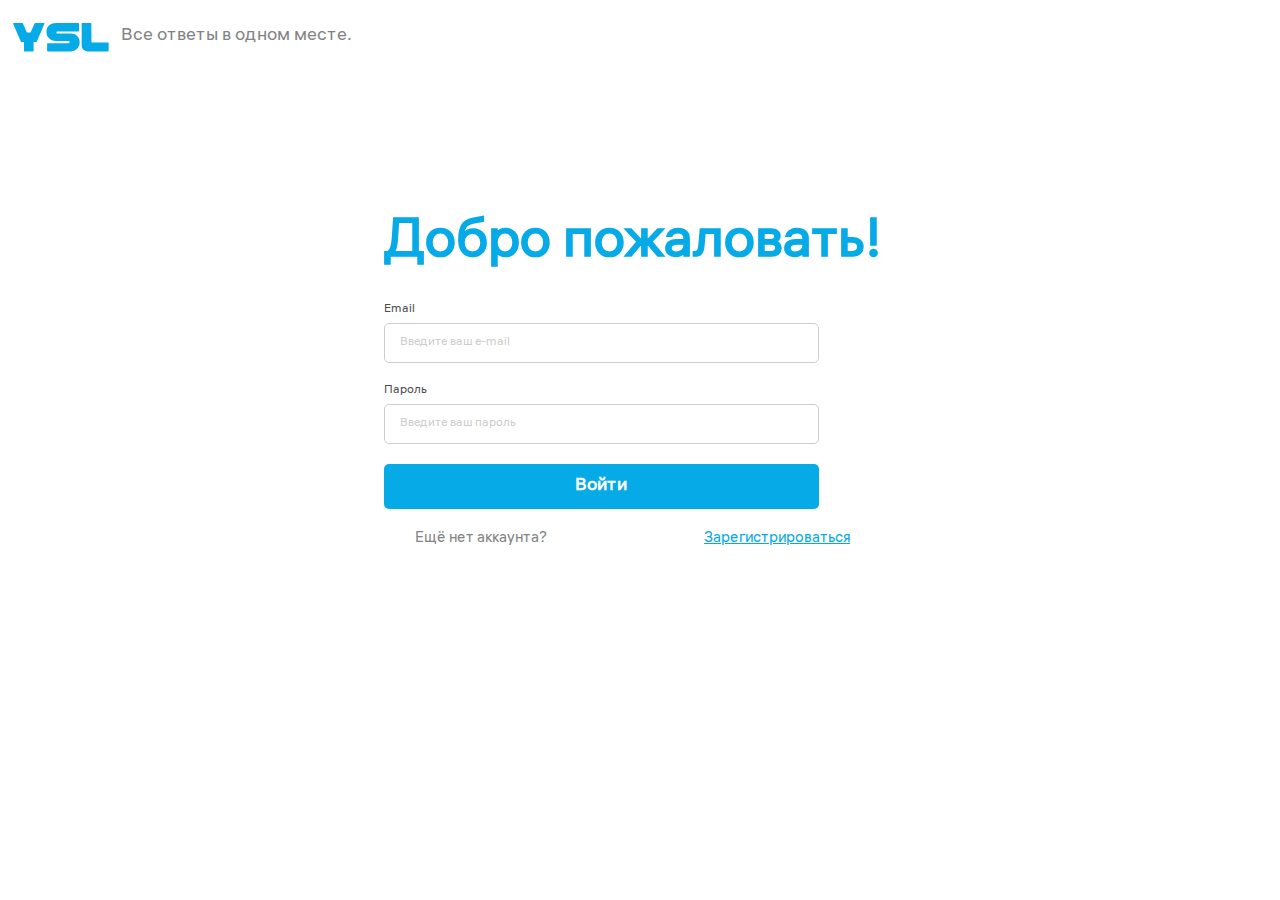
<file: frontend/index.html>
<!DOCTYPE html>
<html lang="en">
<head>
    <meta charset="UTF-8">
    <meta name="viewport" content="width=device-width, initial-scale=1.0">
    <title>Окно знаний | YSL</title>
    <link href="./styles.css" rel="stylesheet">
    <script src="./scripts.js" defer></script>
</head>
<body>
    
</body>
</html>
</file>
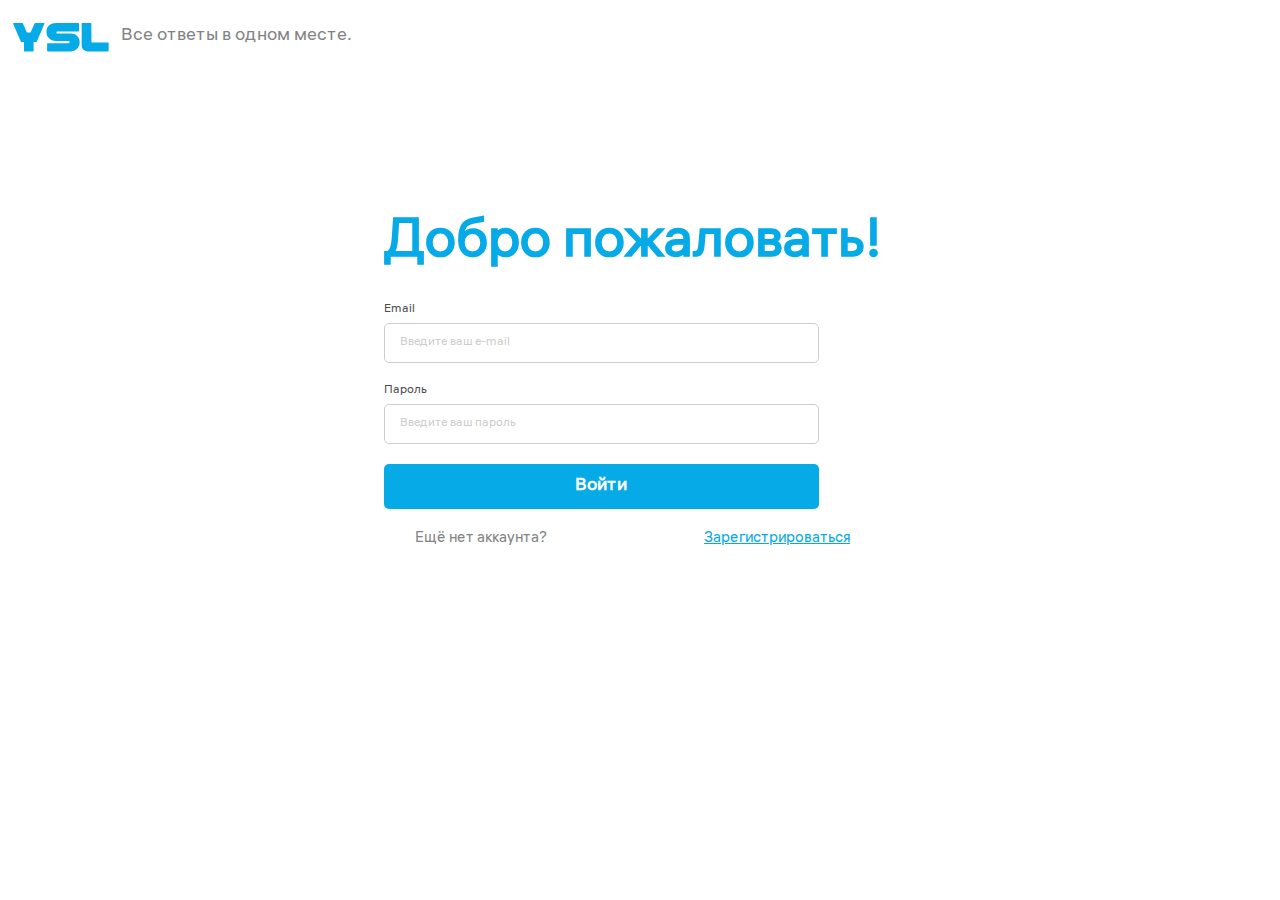
<file: frontend/chat.html>
<!DOCTYPE html>
<html lang="en">
<head>
    <meta charset="UTF-8">
    <meta name="viewport" content="width=device-width, initial-scale=1.0">
    <title>Ассистент | YSL</title>
    <link href="./styles.css" rel="stylesheet">
    <link rel="shortcut icon" href="./icons/YSL.svg" type="image/x-icon">
    <script src="./scripts.js" defer></script>
</head>
<body>
    <div class="bubble">
        <div class="window-view" id="window-view">
            <div class="header-window" id="header-window">
                Название ассистента
            </div>
            <div class="dialog" id="dialog">
                <!-- Здесь будут добавляться сообщения -->
            </div>
            <form action="/submit-message" method="post" class="window-ask" id="window-ask">
                <input type="text" name="message" id="message" placeholder="Написать запрос" class="input-message">
                <button id="applyMessage" class="base-submit"></button>
            </form>
        </div>
    </div>
</body>
</html>
</file>
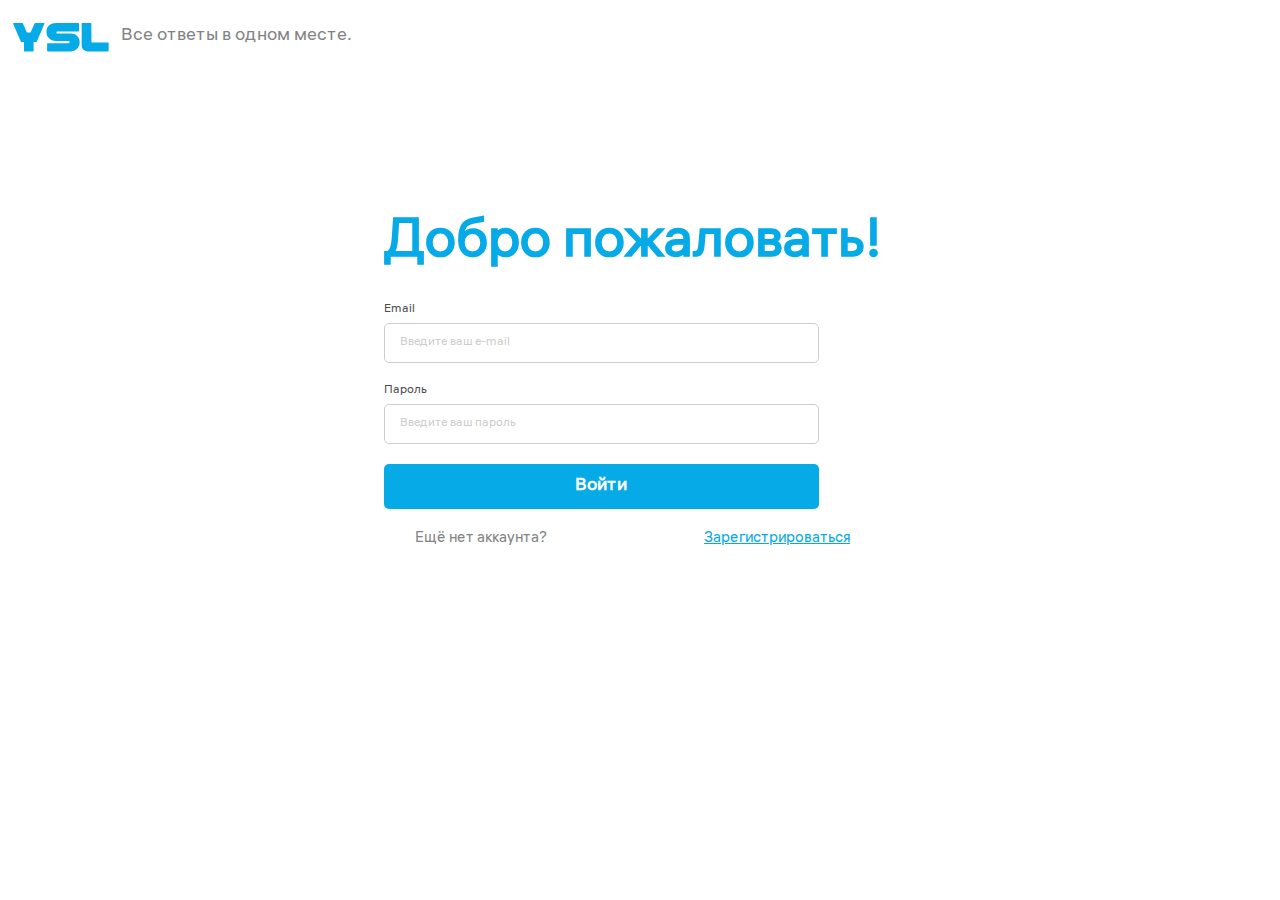
<file: frontend/login.html>
<!DOCTYPE html>
<html lang="en">
<head>
    <meta charset="UTF-8">
    <meta name="viewport" content="width=device-width, initial-scale=1.0">
    <title>Окно знаний | Авторизация</title>
    <link href="./styles.css" rel="stylesheet">
    <link rel="shortcut icon" href="./icons/YSL.svg" type="image/x-icon">
    <script src="./token.js" defer></script>
    <script src="./scripts-login.js" defer></script>
</head>
<body>
    <header class="header">
        <img src="./icons/YSL-logo.svg" alt="" class="header-logo">
        <p class="header-slogan">Все ответы в одном месте.</p>
    </header>
    <main class="main-login">
        <div class="modal">
            <h1 class="welcome">Добро пожаловать!</h1>
            <form action="" class="form-login" method="post" id="loginForm">
                <p class="form-paragraph">Email</p>
                <input type="email" id="email" placeholder="Введите ваш e-mail" class="form-styles" required>
                <p class="form-paragraph">Пароль</p>
                <input type="password" id="password" placeholder="Введите ваш пароль" class="form-styles" required>
                <button type="submit" class="button-login">Войти</button>
                <div id="errorMessage" class="error"></div>
            </form>
        </div>
        <div class="without-account">
            <div class="question">Ещё нет аккаунта?</div>
            <a href="./registration.html" class="go-registration">Зарегистрироваться</a>
        </div>
        <div id="errorMessage" class="error"></div>
    </main>
</body>
</html>
</file>
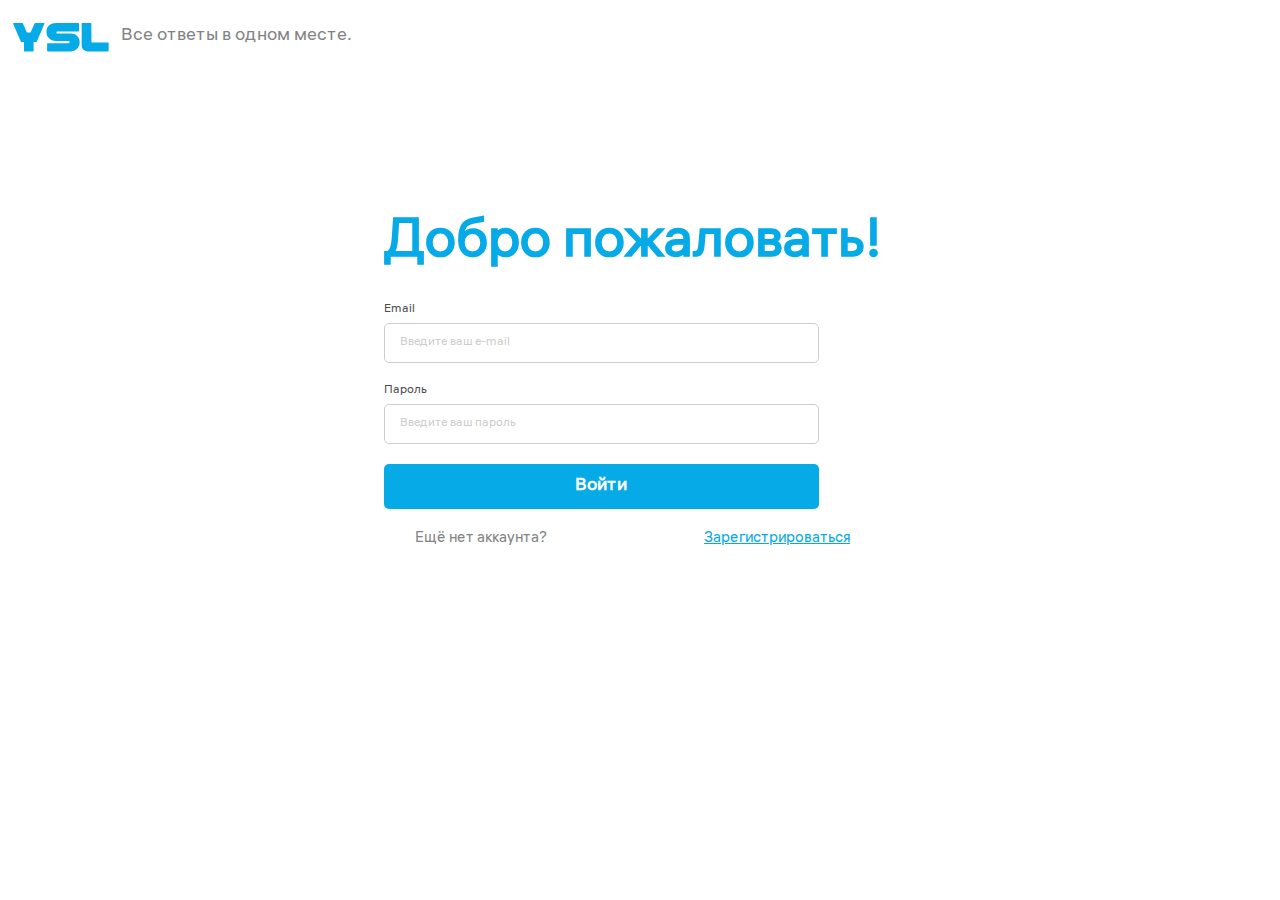
<file: frontend/main.html>
<!DOCTYPE html>
<html lang="en">
<head>
    <meta charset="UTF-8">
    <meta name="viewport" content="width=device-width, initial-scale=1.0">
    <title>Окно знаний | YSL</title>
    <link href="./styles.css" rel="stylesheet">
    <link rel="shortcut icon" href="./icons/YSL.svg" type="image/x-icon">
    <script src="./scripts.js" defer></script>
</head>
<body>
    <header class="header-major">
        <div class="left-elements">
            <img src="./icons/YSL-logo.svg" alt="" class="header-logo">
            <p class="header-slogan">Все ответы в одном месте.</p>
        </div>
        <div class="right-elements">
            <!-- Здесь будет отображаться email пользователя -->
            <p class="user-login" id="userLogin">user_name</p>
            <a href="./login.html" class="go-away" id="logoutBtn">Выход</a>
        </div>
    </header>
    <main class="major-page">
        <section class="settings">
            <h2 class="major-title">Настройки ассистента</h2>
            <section class="base-of-knowledge">
                <h3 class="base-knowledge">БАЗА ЗНАНИЙ</h3>
                <p class="base-description">Добавьте свою базу знаний в 
                    удобном формате. Поддержка баз знаний разных типов: 
                    текстовые документы (pdf, docx, txt), 
                    URL, Notion, Confluence.</p>
                <div class="knowledge-base-form">
                    <!-- Форма для URL -->
                    <form action="/submit-url" method="post" class="base-form" id="urlForm">
                        <div class="input-group input-url">
                            <label for="url"></label>
                            <input type="url" id="url" name="url" placeholder="URL" class="base-placeholder placeholder-url input-custom" multiple>
                        </div>
                        <button type="submit" class="base-submit"></button>
                    </form>

                    <!-- Форма для документа -->
                    <form action="/submit-document" method="post" enctype="multipart/form-data" class="base-form" id="documentForm">
                        <div class="input-group input-document">
                            <label for="document" class="custom-file-upload">
                                <span class="upload-icon"></span>
                                Добавить файл
                            </label>
                            <input type="file" id="document" name="document" accept=".pdf,.docx,.txt" class="input-custom" style="display: none;" multiple>
                        </div>
                        <button type="submit" class="base-submit"></button>
                    </form>

                    <!-- Форма для Notion -->
                    <form action="/submit-notion" method="post" class="base-form" id="notionForm">
                        <div class="input-group input-notion">
                            <label for="notion"></label>
                            <input type="url" id="notion" name="notion" placeholder="Notion" class="base-placeholder placeholder-notion input-custom" multiple>
                        </div>
                        <button type="submit" class="base-submit"></button>
                    </form>

                    <!-- Форма для Confluence -->
                    <form action="/submit-confluence" method="post" class="base-form" id="confluenceForm">
                        <div class="input-group input-confluence">
                            <label for="confluence"></label>
                            <input type="url" id="confluence" name="confluence" placeholder="Confluence" class="base-placeholder placeholder-confluence input-custom" multiple>
                        </div>
                        <button type="submit" class="base-submit"></button>
                    </form>

                </div>
            </section>
            <section class="custom">
                <h3 class="base-knowledge">КАСТОМИЗАЦИЯ</h3>
                <p class="base-description">Настройте приложение под ваши задачи: 
                    изменяйте стили, цвета и элементы интерфейса.</p>
                <div class="name-custom">
                    <p class="custom-title">Название</p>
                    <form action="/submit-name" method="post" class="custom-form form-flex" id="customName">
                        <div class="input-group">
                            <label for="name"></label>
                            <input type="text" id="name" name="name" placeholder="Название ассистента" class="input-custom">
                        </div>
                        <button type="submit" class="base-submit"></button>
                    </form>
                </div>
                <div class="llms">
                    <p class="custom-title">Выбор LLM</p>
                    <form class="form-llm">
                        <label for="llm-select"></label>
                        <select name="llm-select" id="llm-select" class="llm-select">
                          <option value="3.2-1B">LLaMA 3.2-1B-instruct (менее ресурсоемкая)</option>
                          <option value="3.2-3B">LLaMA 3.2-3B-instruct (точнее, но требует больше ресурсов)</option>
                        </select>
                    </form>
                </div>
                <div class="embs">
                    <p class="custom-title">Выбор embadding models</p>
                    <form class="form-emb">
                        <label for="emb-select"></label>
                        <select name="emb-select" id="emb-select" class="emb-select">
                          <option value="MiniLM">sentence-transformers/all-MiniLM-L6-v2 (быстрая и легкая)</option>
                          <option value="multilingual">intfloat/multilingual-e5-large (более точная, но медленная)</option>
                        </select>
                    </form>
                </div>
                <div class="chunk_size">
                    <p class="custom-title">Выбор chunk_size</p>
                    <form class="form-chnk">
                        <label for="chnk-select"></label>
                        <input type="number" name="chnk-select" id="chnk-select" value="512" required>
                    </form>
                </div>
                <div class="logo-custom">
                    <p class="custom-title">Логотип</p>
                    <div class="logo-form">
                        <div class="logo-image">
                            <img src="./icons/example-logo.svg" alt="" class="img-example">
                        </div>
                       <form action="/submit-logo" method="post" id="customLogo">
                            <div class="input-group custom-logo">
                                <label for="logo" class="custom-file-upload">Добавить файл</label>
                                <input type="file" id="logo" name="logo" placeholder="Логотип">
                            </div>
                            <button type="submit" class="base-submit"></button>

                       </form>
                    </div>
                </div>
                <div class="font-custom">
                    <p class="custom-title">Шрифт</p>
                    <div class="font-form">
                        <form action="/submit-font" method="post" id="customFont" class="form-flex">
                            <div class="input-group custom-font">
                                <label for="font" class="custom-file-upload">Добавить файл</label>
                                <input type="file" id="font" name="font" placeholder="Логотип" accept=".ttf,.otf,.woff,.woff2">
                            </div>
                            <button type="submit" class="base-submit"></button>
                        </form>
                    </div>
                </div>
                <div class="color-custom">
                    <div class="background-pick">
                        <p class="custom-title">Фон</p>
                        <form action="/submit-background-color" class="color-custom-form" id="customBackground">
                            <label for="backgroundColor"></label>
                            <input type="color" id="backgroundColor" name="backgroundColor" value="#1C1F4A"  class="color-custom-input">
                            <button id="applyBackgroundColor" class="base-submit"></button>
                        </form>
                    </div>
                    <div class="text-pick">
                        <p class="custom-title">Текст</p>
                        <form action="/submit-text-color" class="color-custom-form" id="customText">
                            <label for="textColor"></label>
                            <input type="color" id="textColor" name="textColor" value="#FFFFFF"  class="color-custom-input">
                            <button id="applyTextColor" class="base-submit"></button>
                        </form>
                    </div>
                    <div class="assistent-pick">
                        <p class="custom-title">Ассистент</p>
                        <form action="/submit-assistent-color" class="color-custom-form" id="customAssistent">
                            <label for="assistentColor"></label>
                            <input type="color" id="assistentColor" name="assistentColor" value="#0072C9"  class="color-custom-input">
                            <button id="applyAssistentColor" class="base-submit"></button>
                        </form>
                        
                        
                    </div>
                    <div class="user-pick">
                        <p class="custom-title">Пользователь</p>
                        <form action="/submit-user-color" class="color-custom-form" id="customUser">
                            <label for="userColor"></label>
                            <input type="color" id="userColor" name="userColor" value="#05AAE6"  class="color-custom-input">
                            <button id="applyUserColor" class="base-submit"></button>
                        </form>
                    </div>
                </div>
            </section>
            
        </section>
        <section class="viewport">
            <h2 class="major-title">Просмотр решения</h2>
            <div class="major-view-buttons">
                <button id="createAssistantBtn" class="major-save">Создать</button>
                <button id="exportBtn"class="major-export">Экспорт</button>
            </div>
            <div id="window-view" class="window-view">
                <div id="header-window" class="header-window">Название ассистента</div>
                <div id="dialog" class="dialog"></div>
                <div class="window-ask" id="window-ask">
                    <input type="text" class="input-message" id="message" placeholder="Введите сообщение...">
                    <button id="send-btn"></button>
                </div>
            </div>
        </section>
</body>
</html>
</file>
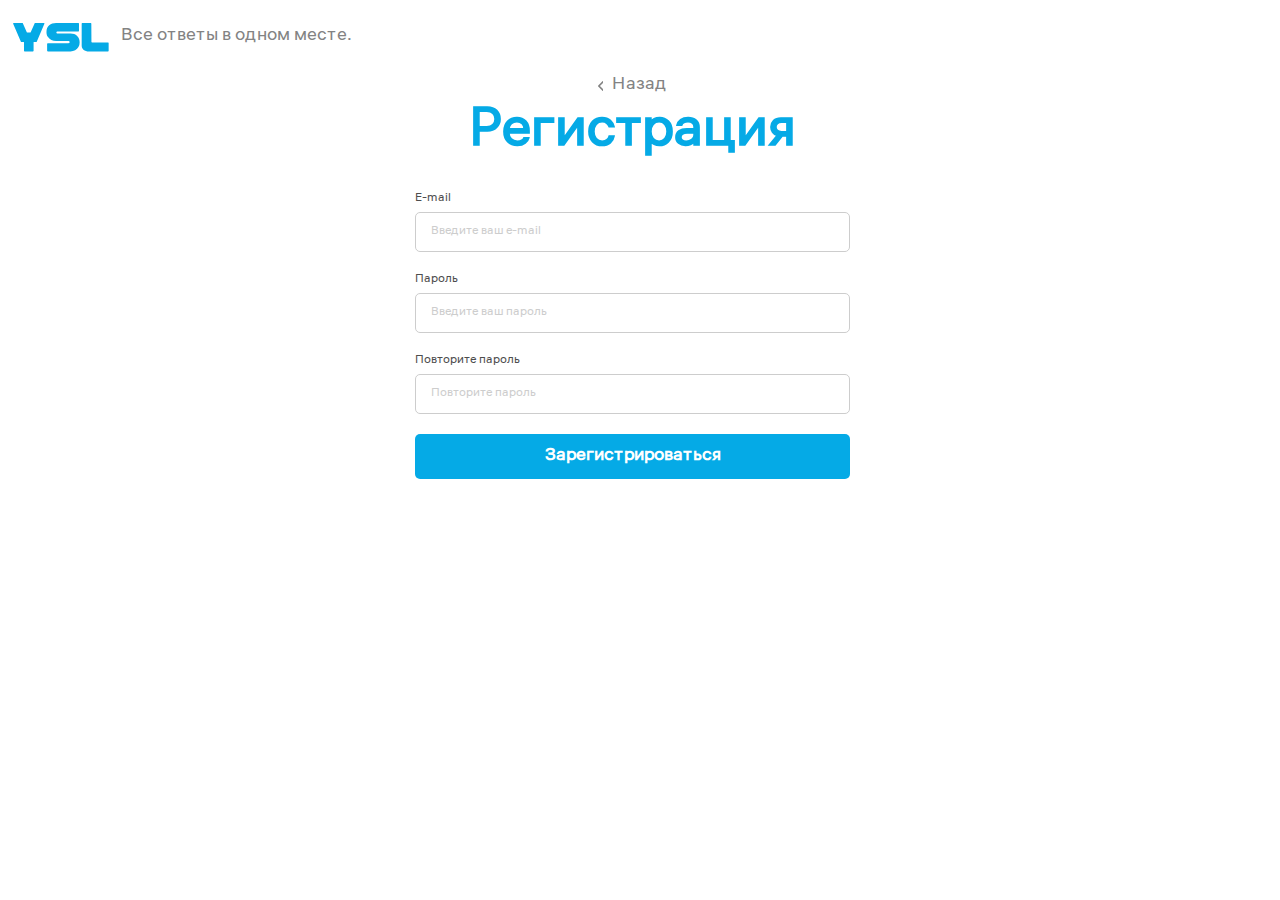
<file: frontend/registration.html>
<!DOCTYPE html>
<html lang="en">
<head>
    <meta charset="UTF-8">
    <meta name="viewport" content="width=device-width, initial-scale=1.0">
    <title>Окно знаний | Регистрация</title>
    <link href="./styles.css" rel="stylesheet">
    <link rel="shortcut icon" href="./icons/YSL.svg" type="image/x-icon">
    <script src="./token.js"></script>
    <script src="./scripts-registration.js" defer></script>
</head>
<body>
    <header class="header">
        <img src="./icons/YSL-logo.svg" alt="" class="header-logo">
        <p class="header-slogan">Все ответы в одном месте.</p>
    </header>
    <main class="main-registration">
        <a href="./login.html" class="back-login">Назад</a>
        <h1 class="registration">Регистрация</h1>
        <form action="" class="form-registration" method="post" id="registrationForm">
            <p class="form-paragraph">E-mail</p>
            <input type="email" id="email" placeholder="Введите ваш e-mail" class="form-styles" required>
            <p class="form-paragraph">Пароль</p>
            <input type="password" id="password" placeholder="Введите ваш пароль" class="form-styles" required>
            <p class="form-paragraph">Повторите пароль</p>
            <input type="password" id="confirmPassword" placeholder="Повторите пароль" class="form-styles" required>
            <button type="submit" class="button-login">Зарегистрироваться</button>
            <div id="errorMessage" class="error"></div>
        </form>
    </main>
</body>
</html>
</file>
<file: frontend/styles.css>
@font-face{
  font-family: 'ALSHauss';
  src: url(./fonts/ALSHauss-Regular.ttf);
  font-style: normal;
  font-display: swap;
 }


 *,
 ::before,
 ::after {
   box-sizing: border-box;
 }
 
 :where(ul, ol):where([class]) {
   padding-left: 0;
 }
 
 body,
 :where(blockquote, figure):where([class]) {
   margin: 0;
 }
 
 :where(
   h1,
   h2,
   h3,
   h4,
   h5,
   h6,
   p,
   ul,
   ol,
   dl
 ):where([class]) {
   margin-block: 0;
 }
 
 :where(dd[class]) {
   margin-left: 0;
 }
 
 :where(fieldset[class]) {
   margin-left: 0;
   padding: 0;
   border: none;
 }
 
 :where(ul[class]) {
   list-style: none;
 }
 
 :where(address[class]) {
   font-style: normal;
 }
 
  p {
   --paragraphMarginBottom: 24px;
 
   margin-block: 0;
 }
 
 p:where(:not([class]):not(:last-child)) {
   margin-bottom: var(--paragraphMarginBottom);
 }
 
 img,
 video {
   display: block;
   max-width: 100%;
   height: auto;
 }
 
 input,
 textarea,
 select,
 button {
   font: inherit;
 }
 
 html {
   height: 100%;
   scrollbar-gutter: stable;
 }
 
 html,
 :has(:target) {
   scroll-behavior: smooth;
 }
 
 body {
   min-height: 100%;
   line-height: 1.5;
 }
 
 a:where([class]) {
   display: inline-flex;
 }
 
 
 button,
 label {
   cursor: pointer;
 }
 
 [fill] { fill: currentColor }
 [stroke] { stroke: currentColor }
 
 svg * {
   transition-property: fill, stroke;
 }
 
 :where(table) {
   border-collapse: collapse;
   border-color: currentColor;
 }
 
 @media (prefers-reduced-motion: reduce) {
   *,
   ::before,
   ::after {
     animation-duration: 0.01ms !important;
     animation-iteration-count: 1 !important;
     transition-duration: 0.01ms !important;
     scroll-behavior: auto !important;
   }
 }
a{
  text-decoration: none;
}
input{
  border: none;
  background-color:#FFFFFF;
}


 :root{

  /*colors*/

  --color-grey-middle: #838383;
  --color-grey-light: #CDCDCD;
  --color-grey-text: #4D4D4D;
  --color-white: #FFFFFF;
  --color-main: #05AAE6;
  --color-background-grey: #F7F7F7;
  --color-border: #BEBEBE;
  --color-border-light: #D7D7D7;

  --font-family-als: 'ALSHauss', Roboto-Regular;
  --transition-duration: 0.3s;
 }

 body{
  font-family: var(--font-family-als);
 }

 .header{
  display: flex;
  gap: 12px;
  align-items: center;
  height: 74px;
 }

 .header-logo{
  width: 109px;
  height: 54px;
  padding-left: 1vw;
 }

 .header-slogan{
  font-weight: 500;
  font-size: 18px;
  line-height: 22px;
  color: var(--color-grey-middle);
 }

 /*login*/
 
.main-login{
  height: 100%;
  display: flex;
  flex-direction: column;
  justify-content: center;
  align-items: center;
}

.modal{
  padding-top: 15vh;
  text-align: center; 
}

.welcome{
  font-weight: 700;
  font-size: 55px;
  line-height: 73px;
  color: var(--color-main);
  margin-bottom: 20px;
}

.form-paragraph{
  color: var(--color-grey-text);
  font-weight: 500;
  font-size: 12px;
  text-align: left; /* Выравнивание по левой границе */
  line-height: 16px;
  margin-bottom: 5px;

}

.form-styles{
  font-size: 12px;
  line-height: 16px;
  color: var(--color-grey-light);
  border: 1px solid var(--color-grey-light);
  border-radius: 5px;
  width: 34vw;
  height: 40px;
  padding-left: 15px;
  display: block; /* Каждый элемент на новой строке */
  text-align: left; /* Выравнивание по левой границе */
  margin-bottom: 20px;
}

.button-login{
  width: 34vw;
  height: 45px;
  background-color: var(--color-main);
  color:var(--color-white);
  border: none;
  border-radius: 5px;
  font-weight: 700;
  font-size: 18px;
  line-height: 24px;
  color: var(--color-white);
  display: block; /* Каждый элемент на новой строке */
  text-align: center; /* Выравнивание по центру */
  margin-top: 20px; /
}

.without-account{
  font-size: 15px;
  line-height: 20px;
  display: flex;
  justify-content: space-between;
  width: 34vw;
  margin-top: 20px;
}

.question{
  color:var(--color-grey-middle);
  font-weight: 400;
}

.go-registration{
  font-weight: 500;
  text-decoration: underline;
  color: var(--color-main);
}

/*registration*/

.main-registration{
  height: 100%;
  display: flex;
  flex-direction: column;
  justify-content: center;
  align-items: center;

}

.registration{
  font-weight: 700;
  font-size: 55px;
  line-height: 73px;
  color: var(--color-main);
  margin-bottom: 20px;
}

.back-login {
  font-weight: 400;
  font-size: 18px;
  line-height: 24px;
  color: var(--color-grey-middle);
  display: inline-flex; /* Используем flexbox для выравнивания */
  align-items: center; /* Выравниваем элементы по вертикали */
}

.back-login::before {
  content: "";
  width: 5px;
  height: 10px;
  margin-right: 9px;
  background-image: url(./icons/arrow.svg);
  background-size: cover;
  display: inline-block; /* Делаем псевдоэлемент блочным */
  vertical-align: middle; /* Выравниваем по вертикали */
}


.major-page{
  display: flex;  /* Используем flexbox для выравнивания секций */
  height: 100vh;  /* Задаем общий размер для контейнера */
}

.settings {
  padding: 1.5vw;
  padding-top: 6vw;
  width: 60vw;
  position: relative;
  background-color: var(--color-background-grey);
  border-right: 1px solid var(--color-border);
  min-height: 100vh;
  overflow-y: auto;
}

.base-of-knowledge {
  width: 100%;
}

.custom {
  width: 100%;
}

.major-title{
  color: var(--color-grey-text);
  font-weight: 700;
  font-size: 30px;
  line-height: 40px;
  /* padding: 40px 0 0 30px; */
}

.base-knowledge{
  font-weight: 700;
  font-size: 20px;
  line-height: 27px;
  margin-top: 1vw;
  color: var(--color-main);
}

.base-description{
  font-weight: 400;
  font-size: 17px;
  line-height: 23px;
  /* padding-left: 30px; */
  /* padding-right: 30px; */
  margin-top: 1vw;
  color: var(--color-grey-text);
}

.knowledge-base-form{
  /* padding-left: 30px; */
  margin-top: 1vw;
  display: flex;
  flex-direction: column;
  align-items: flex-start;
  width: 34vw;
  gap: 1vw;
}
.base-form{
  display: flex;
  gap: 15px;
}

.input-group{
  width: 32vw;
  height: 40px;
  border: 1px solid var(--color-border-light);
  border-radius: 5px;
  background-color: var(--color-white);
  padding-top: 5px;
  padding-left: 15px;
}

input::placeholder{
  color: var(--color-grey-light);
  font-size: 12px;
  line-height: 16px;
}

.base-submit{
  background-image: url(./icons/submit.svg);
  width: 15px;
  height: 15px;
  border: none;
  background-color: transparent;
  margin-top: 13px;
  background-repeat: no-repeat;
}

.name-custom{
  margin-top: 1vw;
}

.description-custom{
  margin-top: 1vw;
}

.custom-title{
  font-weight: 500;
  font-size: 12px;
  line-height: 16px;
  color: var(--color-grey-middle);
  margin-bottom: 4px;
}


textarea{
  border: 1px solid var(--color-border-light);
  padding-top: 14px;
  padding-left: 15px;
  resize: vertical;
  width: 33vw;
  border-radius: 5px;
}

textarea::placeholder{
  font-size: 12px;
  line-height: 16px;
  color: var(--color-grey-light);
}

.submit-button {
    width: 100%;
    height: 45px;
    background-color: var(--color-main);
    color: var(--color-white);
    border: none;
    border-radius: 5px;
    font-weight: 700;
    font-size: 18px;
    line-height: 24px;
    color: var(--color-white);
    margin-top: 20px; 
}


.major-view-buttons{
  display: flex;
  justify-content: space-between;
  /* padding-left: 30px; */
  /* padding-right: 30px; */
  margin-top: 1vw;
}

.major-save{
  background-color: var(--color-main);
  border: none;
  border-radius: 5px;
  width: 11vw;
  height: 40px;
  color:var(--color-white);
  font-weight: 700;
  font-size: 18px;
  line-height: 24px;
  display: inline-flex;
  align-items: center; 
  padding-left: 15px;
  box-shadow: 0px 2px 2px 0px rgba(0, 0, 0, 0.25)
}

.major-save::before{
  content: "";
  width: 20px;
  height: 20px;
  margin-right: 12px;
  background-image: url(./icons/save.svg);
  background-size: cover;
  display: inline-block; 
  vertical-align: middle; 
}

.major-export{
  background-color: var(--color-white);
  border: none;
  border-radius: 5px;
  width: 11vw;
  height: 40px;
  color:var(--color-grey-text);
  font-weight: 700;
  font-size: 18px;
  line-height: 24px;
  align-items: center; 
  text-align: center;
  box-shadow: 0px 2px 2px 0px rgba(0, 0, 0, 0.25)
}

.major-export::before{
  content: "";
  width: 28px;
  height: 18px;
  margin-right: 5px;
  background-image: url(./icons/export.svg);
  background-size: cover;
  display: inline-block; 
  vertical-align: middle; 
}

.header-major{
  display: flex;
  justify-content: space-between;
  position: fixed;
  z-index: 100;
  background-color: var(--color-white);
  border-bottom: 1px solid var(--color-border);
  width: 100%;
  /* height: 4vw; */
  height: auto;
}

.left-elements {
  display: flex;
  gap: 12px;
  align-items: center;
  height: 74px;
}

.right-elements{
  display: flex;
  gap: 62px;
  align-items: center;
  height: 74px;
  font-weight: 400;
  font-size: 18px;
  line-height: 24px;
  color:var(--color-grey-middle);
  padding-right: 30px;
}

.go-away{
  color: var(--color-grey-middle);
  display: inline-flex;
  align-items: center;
}

.go-away::after{
  content: "";
  width: 5px;
  height: 10px;
  margin-left: 10px;
  background-image: url(./icons/arrow-other.svg);
  background-size: cover;
  display: inline-block; 
  vertical-align: middle; 

}

.logo-custom{
  margin-top: 1vw;
}


.logo-form{
  display: flex;
  gap: 22px;
  margin-top: 5px;
}

.img-example{
  width: 60px;
  height: 60px;
  border-radius: 50%;
}

.custom-logo{
  width: 27.5vw;
  height: 40px;
}

.font-custom{
  margin-top: 1vw;
}

textarea{
  width: 34vw;
  max-height: 8vw;
  min-height: 3vw;
  background-color: var(--color-white);
}

.input-custom{
  width: 30vw;
}

.color-custom{
  display: grid;
  grid-template-columns: repeat(2, 15vw);
  grid-template-rows: repeat(2, 61px);
  gap: 32px;
  padding-left: 7vw;
  margin-top: 20px;
}

.color-custom-input{
  width: 40px;
  height: 40px;
  border: 1px solid var(--color-border-light);
  border-radius: 5px;
}

/* viewport */
.viewport {
  padding: 1.5vw;
  padding-top: 6vw;
  width: 100%;
  position: relative;
  height: 100vh; /* Фиксируем высоту секции */
  overflow: hidden; /* Блокируем прокрутку */
}


/* dialog-header */

.window-view{
  width: 100%;
  height: 60vh;
  background-color: #1C1F4A;
  /* margin-left: 20px; */
  margin-top: 2vw;
  border-radius: 20px;
  position: relative;
  border: 1px solid var(--color-border-light);
  overflow: hidden;
}

.header-window {
  padding: 1vw 2vw;
  font-weight: 700;
  font-size: 18px;
  line-height: 24px;
  color: var(--color-white);
  width: 100%;
  background-color: var(--color-main);
  height: auto;
  border-radius: 20px 20px 0 0;
}

/* input */

.window-ask{
  padding: 1vw 2vw;
  width: 100%;
  height: auto;
  background-color: var(--color-white) !important;
  position: absolute;
  bottom: 0;
  left: 0;
  right: 0;
  display: flex;
}

.input-message{
  width: 100%;
  background-color: var(--color-white) !important;
}

.input-message::placeholder{
  font-size: 18px;
}

input:focus{
  outline: none;
}

.color-custom-form{
  display: flex;
  gap: 10px;
}

.form-flex{
  display: flex;
  gap: 10px;
}

/* dialog */

#dialog {
  width: 58vw;
  height: 50vh;
  display: flex;
  flex-direction: column;
  color: white;
  overflow-y: auto; /* Включаем вертикальную прокрутку */
  padding: 1vw;
  gap: 1vw;
  padding-bottom: 3vw;
}

#dialog::-webkit-scrollbar {
  width: 8px; /* Ширина полосы прокрутки для Webkit-браузеров */
}

#dialog::-webkit-scrollbar-thumb {
  background-color: var(--color-grey-middle); /* Цвет полосы */
  border-radius: 5px; /* Закругленные края */
}

#dialog::-webkit-scrollbar-track {
  background-color: var(--color-background-grey); /* Цвет фона полосы */
}

#send-btn {
  padding: 5px 10px;
  background-color: var(--color-main);
  color: white;
  border: none;
  border-radius: 10px;
  cursor: pointer;
}

#send-btn:hover {
  background-color: #0056b3;
}

.bot-message, .user-message {
  max-width: 70%;
  padding: 10px;
  border-radius: 10px;
  margin: 0.8vw 1vw;
  line-height: 1.5;
  font-size: 16px;
}

.bot-message {
  background-color: var(--color-grey-light);
  color: var(--color-grey-text);
  text-align: left;
  margin-right: auto; 
  border: 1px solid var(--color-border);
}

.user-message {
  background-color: var(--color-main);
  color: var(--color-white);
  text-align: right;
  margin-left: auto; 
  border: 1px solid var(--color-border);
}

#documentForm div {
  position: relative;
  z-index: 10;
}

#documentForm input[type=file] {
  width: 0.1px;
  height: 0.1px;
  opacity: 0;
  position: absolute;
  z-index: -10;
}

.custom-file-upload {
  color: var(--color-white);
  border: 1px solid var(--color-border-light);
  border-radius: 5px;
  font-size: 12px;
  background-color: var(--color-main);
  cursor: pointer;
  padding: 5px 5px;
}


#customLogo div {
  position: relative;
  z-index: 10;
}

#customLogo input[type=file] {
  width: 0.1px;
  height: 0.1px;
  opacity: 0;
  position: absolute;
  z-index: -10;
}

#customFont div {
  position: relative;
  z-index: 10;
}

#customFont input[type=file] {
  width: 0.1px;
  height: 0.1px;
  opacity: 0;
  position: absolute;
  z-index: -10;
}

.llms{
  margin-top: 20px;

}

.form-llm{
  margin-top: 5px;
}

.llm-select{
  border: 1px solid var(--color-border-light);
  border-radius: 5px;
  color: var(--color-grey-text);
}

.embs{
  margin-top: 20px;

}

.form-emb{
  margin-top: 5px;
}

.emb-select{
  border: 1px solid var(--color-border-light);
  border-radius: 5px;
  color: var(--color-grey-text);
}

.chunk_size{
  margin-top: 20px;

}

.form-chnk{
  margin-top: 5px;
}

#chnk-select{
  border: 1px solid var(--color-border-light);
  border-radius: 5px;
  color: var(--color-grey-text);
}


/* Применение цветов к сообщениям */
.bot-message {
  background-color: var(--assistentColor, var(--color-grey-light));
  color: var(--textColor, var(--color-grey-text));
}

.user-message {
  background-color: var(--userColor, var(--color-main));
  color: var(--textColor, var(--color-white));
}
</file>
